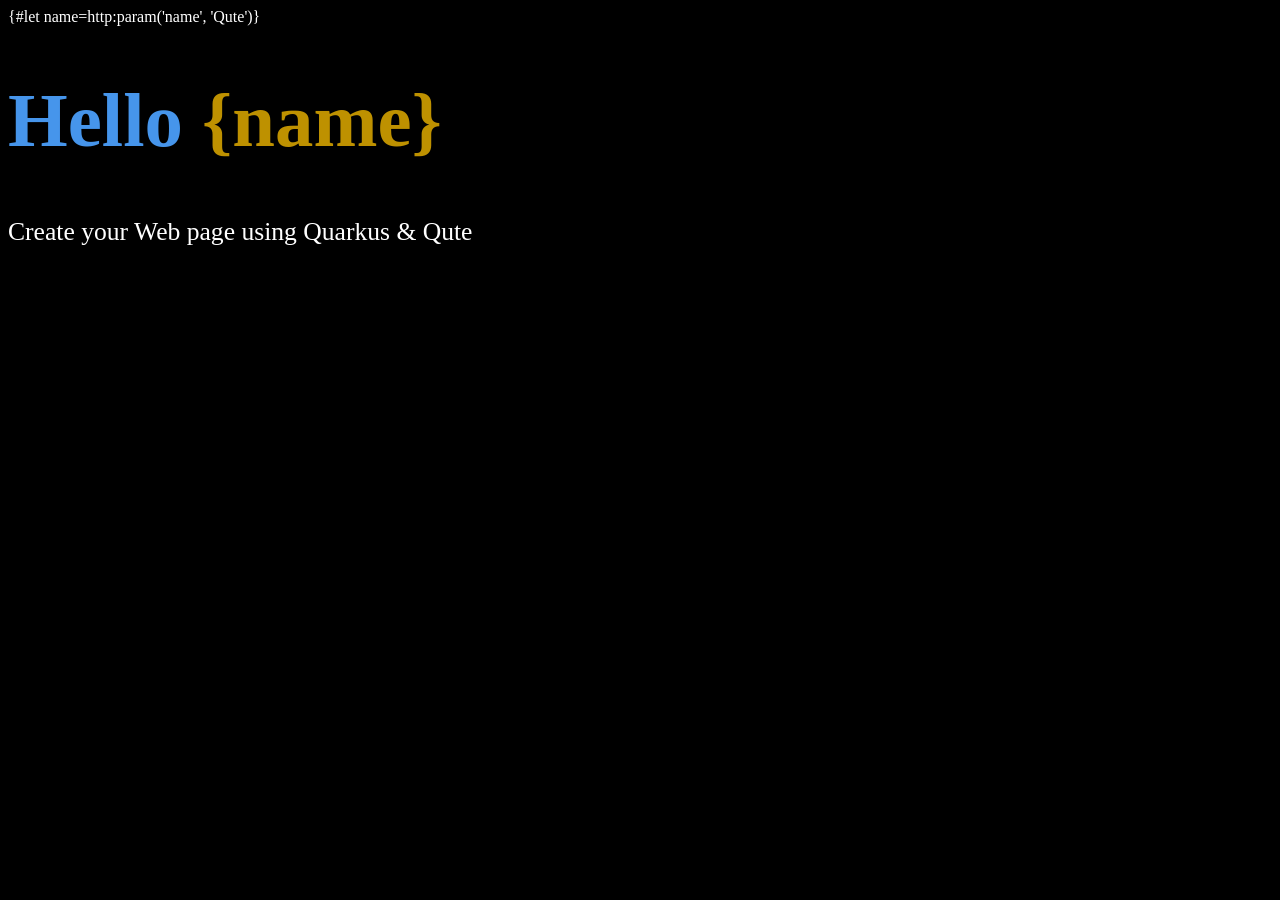
<file: src/main/resources/templates/pub/some-page.html>
{#let name=http:param('name', 'Qute')}
<!DOCTYPE html>
<html>
<head>
    <meta charset="UTF-8">
    <title>Hello {name}</title>
    <style>
        body {
            background-color: #000;
            color: #fff;
        }
        h1 {
            color: #4695EB;
            font-size: 6vw;
        }

        h1 b {
            color: #be9100;
        }

        p {
            font-size: 2vw;
        }
    </style>
</head>
<body>
<h1>Hello <b>{name}</b></h1>

<p>Create your Web page using Quarkus & Qute</p>
</body>
</html>
</file>
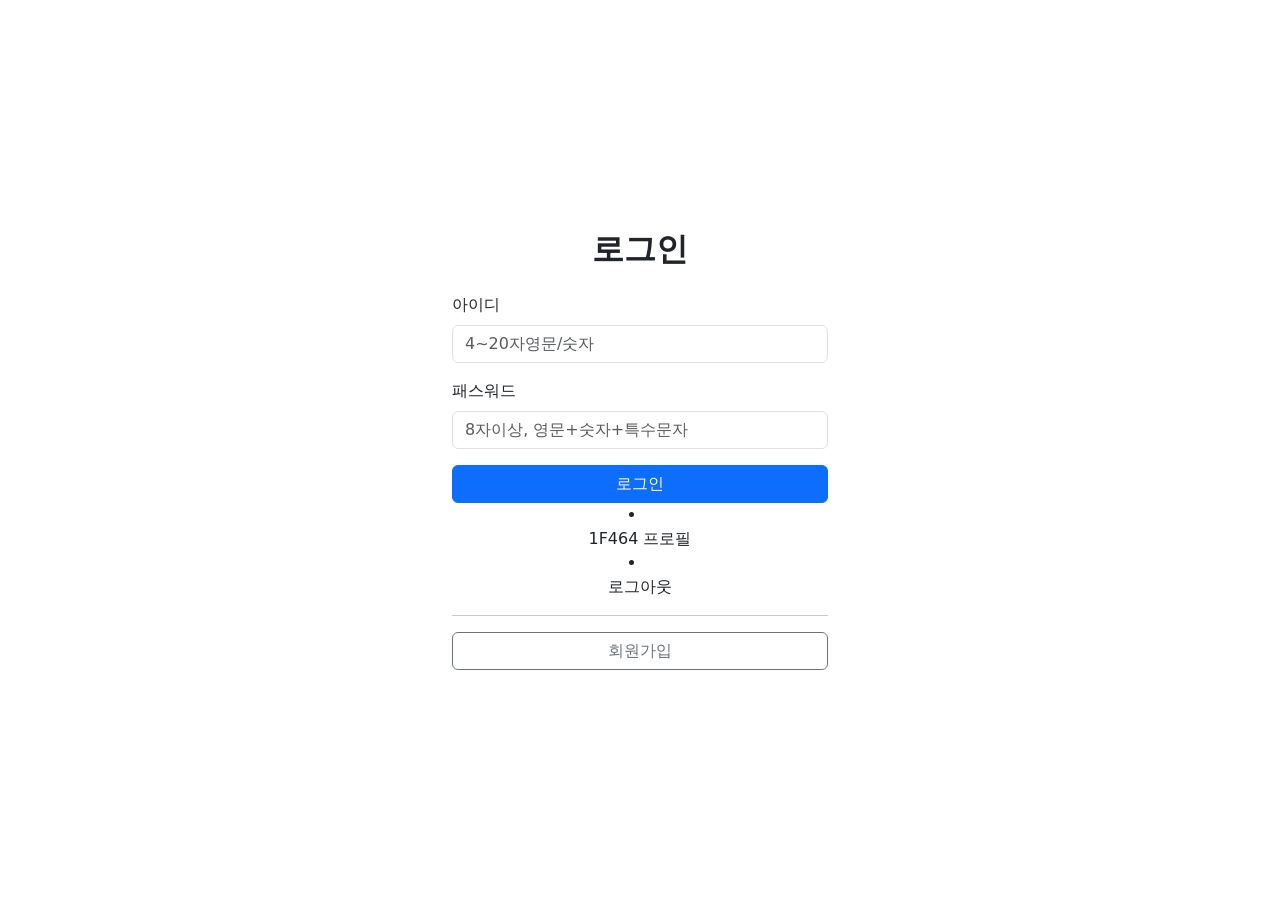
<file: src/main/resources/META-INF/resources/login/main_after_login.html>
<!doctype html>
<html lang="ko">
<head>
  <meta charset="utf-8">
  <meta name="viewport" content="width=device-width,initial-scale=1">
  <title>로그인 테스트</title>
  <link href="https://cdn.jsdelivr.net/npm/bootstrap@5.3.2/dist/css/bootstrap.min.css" rel="stylesheet">
  <style>
    .hero { min-height: 100vh; }
  </style>
</head>
<body>
<!기존index.html 디자인을재활용한다.-->
<section class="hero d-flex align-items-center
justify-content-center text-center py-5">
<div class="container" style="max-width: 400px;">
<h2 class="fw-bold mb-4">로그인</h2>
<form method="POST" action="/login_check" id="loginForm">
<div class="mb-3 text-start">
<label class="form-label">아이디</label>
<input type="text" class="form-control"
id="usernameInput" name="username" placeholder="4~20자영문/숫자"required>
<div class="invalid-feedback" id="usernameMsg"></div>
</div>
<div class="mb-3 text-start">
<label class="form-label">패스워드</label>
<input type="password" class="form-control"
id="passwordInput" placeholder="8자이상, 영문+숫자+특수문자"required>
<div class="invalid-feedback" id="passwordMsg"></div>
<input type="hidden" id="password" name="password">
</div>

        
<button type="button" onclick="validateAndLogin()"
class="btn btn-primary w-100">로그인</button>
<!-- 신규 추가-->
 <!--기존로그아웃버튼앞에추가-->
<li class="nav-item">
<a class="nav-link" href="/profile">
1F464 프로필
</a>
</li>
<li class="nav-item">
<a class="nav-link btn btn-outline-danger btn-sm px-3"
href="/logout">로그아웃</a>
</li>
<hr>
<a href="register.html"
class="btn btn-outline-secondary w-100">
회원가입
</a>
</form>
</div>
</section>
<script src="../js/input_check.js"></script>
<script src="../js/input_sha256.js"></script>
<script src="../js/login.js"></script>
</body>
</html>
</file>
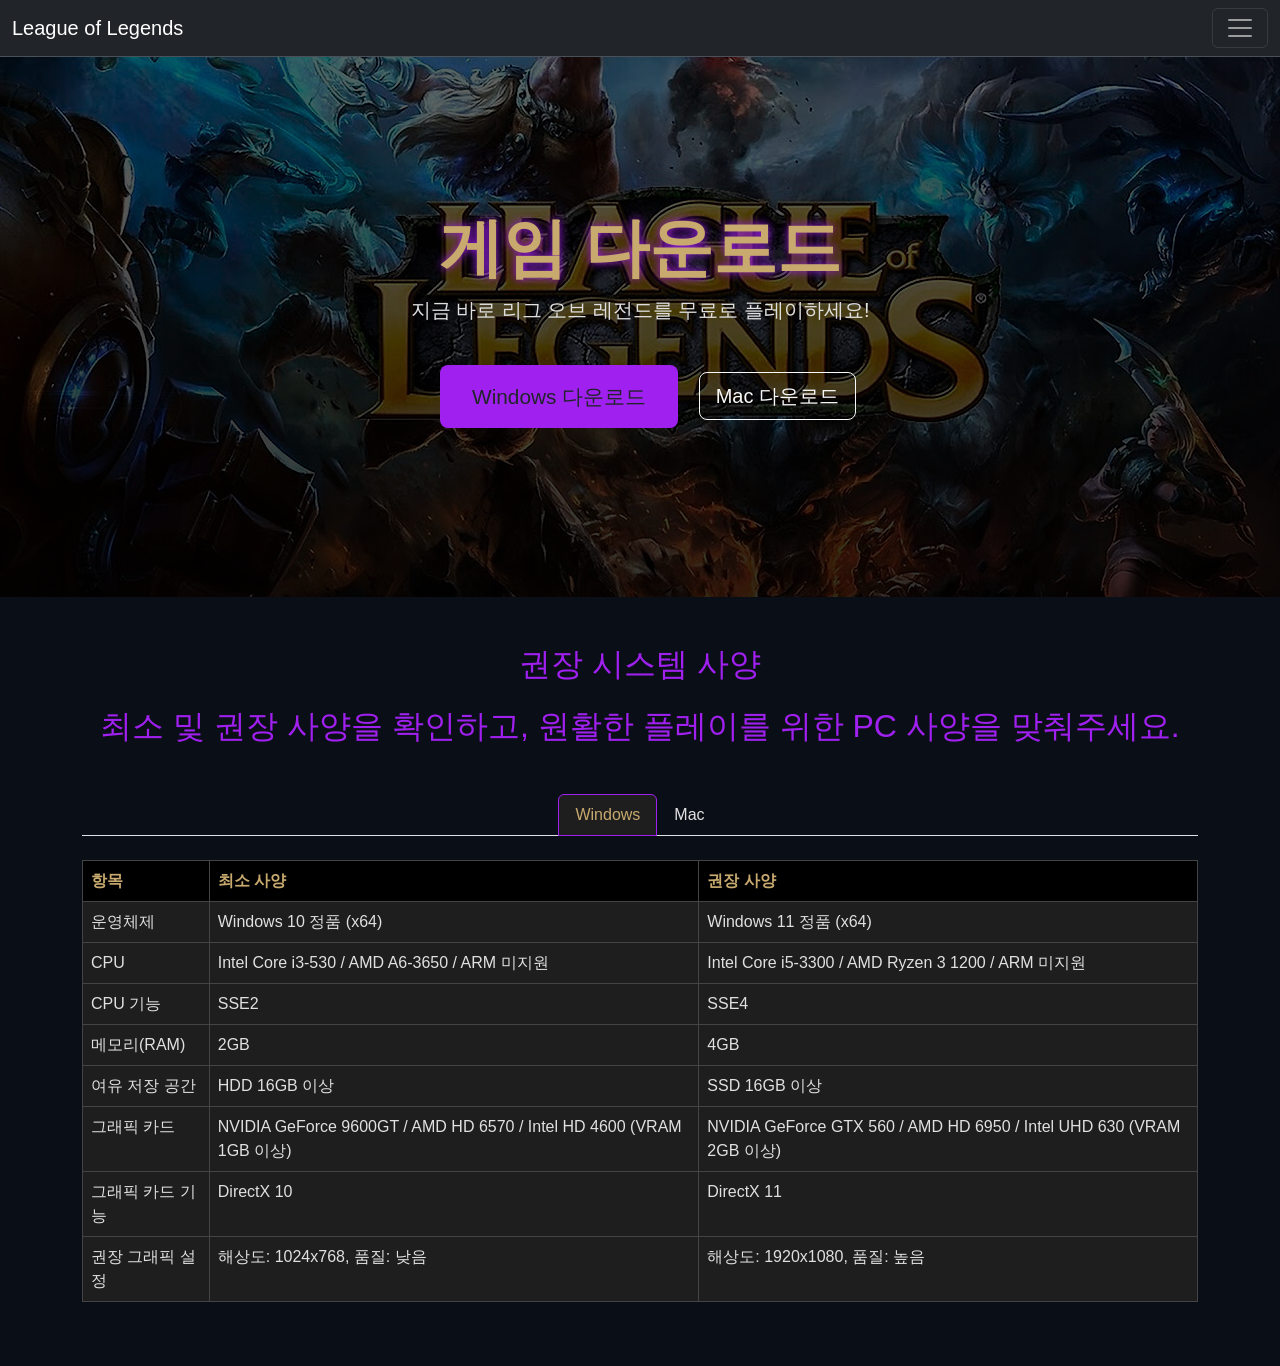
<file: src/main/resources/META-INF/resources/main_page_sub/download.html>
<!DOCTYPE html>
<html lang="ko">
<head>
    <meta charset="UTF-8">
    <meta name="viewport" content="width=device-width, initial-scale=1.0">
    <title>League of Legends - 메인 페이지</title>
    <!-- Bootstrap 5 CDN -->
    <link href="https://cdn.jsdelivr.net/npm/bootstrap@5.3.0/dist/css/bootstrap.min.css" rel="stylesheet">
    <script src="https://cdn.jsdelivr.net/npm/bootstrap@5.3.0/dist/js/bootstrap.bundle.min.js"></script>
    <!-- 커스텀 스타일 (LOL 테마 + 챔피언 호버 효과) -->
     
    <style>
        body { background-color: #0a0e17; color: #fff; font-family: 'Arial', sans-serif; }
        .navbar { background-color: #000; }
        .hero { background: linear-gradient(to bottom, #1e1e1e, #0a0e17); min-height: 60vh; }
        .accent-purple { color: #a020f0; }
        .accent-red { color: #ff0000; }
        .card { background-color: #1e1e1e; border: none; transition: transform 0.3s, box-shadow 0.3s; }
        .card:hover { transform: scale(1.05); box-shadow: 0 10px 20px rgba(160, 32, 240, 0.5); }
        .card-img-top { height: 200px; object-fit: cover; border-radius: 10px 10px 0 0; }
        .btn-primary { background-color: #a020f0; border: none; }
        .btn-primary:hover { background-color: #800080; }
        
    </style>
    <link rel="stylesheet" href="download.css">
</head>
<body>
 <!-- 헤더 (Navbar) -->
    <!-- <nav class="navbar navbar-expand-lg navbar-dark">
        <div class="container-fluid">
            <a class="navbar-brand" href="index.html">리그 오브 레전드</a>
            <button class="navbar-toggler" type="button" data-bs-toggle="collapse" data-bs-target="#navbarNav" aria-controls="navbarNav" aria-expanded="false" aria-label="Toggle navigation">
                <span class="navbar-toggler-icon"></span>
            </button>
            <div class="collapse navbar-collapse" id="navbarNav">
                <ul class="navbar-nav ms-auto">
                    <li class="nav-item"><a class="nav-link" href="#">뉴스</a></li>
                    <li class="nav-item"><a class="nav-link" href="#">챔피언</a></li>
                    <li class="nav-item"><a class="nav-link" href="main_page_sub">다운로드</a></li>
                    <li class="nav-item"><a class="nav-link" href="#">로그인</a></li>
                    <li class="nav-item"><a class="nav-link" href="https://www.leagueoflegends.com/ko-kr/" target="_blank">공식사이트</a></li>
                </ul>
            </div>
        </div>
    </nav> -->

    <nav class="navbar bg-dark border-bottom border-body " data-bs-theme="dark">
<div class="container-fluid">
  <a class="navbar-brand" href="#">League of Legends</a>
  <button class="navbar-toggler" type="button" data-bs-toggle="collapse" data-bs-target="#navbarSupportedContent" aria-controls="navbarSupportedContent" aria-expanded="false" aria-label="Toggle navigation">
    <span class="navbar-toggler-icon"></span>
  </button>
  <div class="collapse navbar-collapse" id="navbarSupportedContent">
    <ul class="navbar-nav me-auto mb-2 mb-lg-0">
      <li class="nav-item">
        <a class="nav-link active" aria-current="page" href="#">리그오브레전드</a>
      </li>
      <li class="nav-item">
        <a class="nav-link" href="#">메인화면</a>
      </li>
            <li class="nav-item">
        <a class="nav-link" href="#">뉴스</a>
      </li>
      <li class="nav-item">
        <a class="nav-link" href="main_page_sub/download.html">다운로드</a></li>
            <li class="nav-item dropdown">
        <a class="nav-link dropdown-toggle" href="#" role="button" data-bs-toggle="dropdown" aria-expanded="false">
          캐릭터
        </a>
        <ul class="dropdown-menu">
          <li><a class="dropdown-item" href="#" target="_blank">캐릭터</a></li>
          <li><a class="dropdown-item" href="#">Aatrox (탑)</a></li>
          <li><a class="dropdown-item" href="#">추적자</a></li>
          <li><a class="dropdown-item" href="#">Aatrox (탑)</a></li>
          <li><a class="dropdown-item" href="#">Aatrox (탑)</a></li>
          <li><hr class="dropdown-divider"></li>
          <li><a class="dropdown-item" href="#">Something else here</a></li>
        </ul>
      </li>
            <li class="nav-item">
        <a class="nav-link" href="#">로그인</a>
      </li>
      <li class="nav-item dropdown">
        <a class="nav-link dropdown-toggle" href="#" role="button" data-bs-toggle="dropdown" aria-expanded="false">
          외부사이트
        </a>
        <ul class="dropdown-menu">
          <li><a class="dropdown-item" href="https://www.leagueoflegends.com/ko-kr/" target="_blank">공식사이트</a></li>
          <li><a class="dropdown-item" href="#">Another action</a></li>
          <li><hr class="dropdown-divider"></li>
          <li><a class="dropdown-item" href="#">Something else here</a></li>
        </ul>
      </li>
    </ul>
    <form class="d-flex" role="search">
      <input class="form-control me-2" type="" placeholder="" aria-label="" />
      <button class="btn btn-outline-success" type="submit"> 검색</button>
    </form>
  </div>
</div>
</nav>

<!-- 히어로 배너 (공식 페이지스타일) -->
<section class="hero">
<div class="container">
<h1>게임 다운로드</h1>
<p class="lead mb-4">지금 바로 리그 오브 레전드를 무료로 플레이하세요!</p>
<a href="../pds/lol.exe" class="btn btn-download btn-lg" target="_blank">Windows 다운로드</a>
<a href="#" class="btn btn-outline-light btn-lg" target="_blank">Mac 다운로드</a>
</div>

</section>

<!-- 시스템 사양 섹션 -->
    <section class="container my-5">
        <h2 class="text-center mb-4 accent-purple">권장 시스템 사양</h2>
        <h2 class="text-center mb-5 accent-purple">최소 및 권장 사양을 확인하고, 원활한 플레이를 위한 PC 사양을 맞춰주세요.</h2>

        <!-- 탭: Windows / Mac (첨부 이미지처럼) -->
        <ul class="nav nav-tabs justify-content-center mb-4" id="osTabs" role="tablist">
            <li class="nav-item" role="presentation">
                <button class="nav-link active" id="windows-tab" data-bs-toggle="tab" data-bs-target="#windows" type="button" role="tab">Windows</button>
            </li>
            <li class="nav-item" role="presentation">
                <button class="nav-link" id="mac-tab" data-bs-toggle="tab" data-bs-target="#mac" type="button" role="tab">Mac</button>
            </li>
        </ul>

        <div class="tab-content">
            <!-- Windows 탭 -->
            <div class="tab-pane fade show active" id="windows" role="tabpanel">
                <div class="table-responsive">
                    <table class="table table-bordered table-hover">
                        <thead>
                            <tr>
                                <th>항목</th>
                                <th>최소 사양</th>
                                <th>권장 사양</th>
                            </tr>
                        </thead>
                        <tbody>
                            <tr><td>운영체제</td><td>Windows 10 정품 (x64)</td><td>Windows 11 정품 (x64)</td></tr>
                            <tr><td>CPU</td><td>Intel Core i3-530 / AMD A6-3650 / ARM 미지원</td><td>Intel Core i5-3300 / AMD Ryzen 3 1200 / ARM 미지원</td></tr>
                            <tr><td>CPU 기능</td><td>SSE2</td><td>SSE4</td></tr>
                            <tr><td>메모리(RAM)</td><td>2GB</td><td>4GB</td></tr>
                            <tr><td>여유 저장 공간</td><td>HDD 16GB 이상</td><td>SSD 16GB 이상</td></tr>
                            <tr><td>그래픽 카드</td><td>NVIDIA GeForce 9600GT / AMD HD 6570 / Intel HD 4600 (VRAM 1GB 이상)</td><td>NVIDIA GeForce GTX 560 / AMD HD 6950 / Intel UHD 630 (VRAM 2GB 이상)</td></tr>
                            <tr><td>그래픽 카드 기능</td><td>DirectX 10</td><td>DirectX 11</td></tr>
                            <tr><td>권장 그래픽 설정</td><td>해상도: 1024x768, 품질: 낮음</td><td>해상도: 1920x1080, 품질: 높음</td></tr>
                        </tbody>
                    </table>
                </div>
            </div>

            <!-- Mac 탭 (실제 사양 기반, 간단히 예시) -->
            <div class="tab-pane fade" id="mac" role="tabpanel">
                <div class="table-responsive">
                    <table class="table table-bordered table-hover">
                        <thead>
                            <tr>
                                <th>항목</th>
                                <th>최소 사양</th>
                                <th>권장 사양</th>
                            </tr>
                        </thead>
                        <tbody>
                            <tr><td>운영체제</td><td>macOS 10.15 이상</td><td>macOS 13 Ventura 이상</td></tr>
                            <tr><td>CPU</td><td>Intel Core i5 또는 Apple M1</td><td>Apple M2 이상</td></tr>
                            <tr><td>메모리(RAM)</td><td>4GB</td><td>8GB 이상</td></tr>
                            <tr><td>여유 저장 공간</td><td>SSD 16GB 이상</td><td>SSD 30GB 이상</td></tr>
                            <tr><td>그래픽</td><td>Metal 지원 GPU</td><td>Metal 2 지원 GPU</td></tr>
                        </tbody>
                    </table>
                </div>
            </div>
        </div>
    </section>

   
</body>
</html>
</file>
<file: src/main/resources/META-INF/resources/main_page_sub/download.css>
body { 
    background-color: #0a0e17; 
    color: #e0e0e0; 
    font-family: 'Segoe UI', Arial, sans-serif; 
}

.hero {
    background: linear-gradient(rgba(0,0,0,0.6), rgba(0,0,0,0.8)), 
                url('../images/롤 배너.png') center/cover no-repeat;
    min-height: 60vh;
    display: flex;
    align-items: center;
    justify-content: center;
    text-align: center;
    padding: 2rem;
}

.hero h1 { 
    font-size: 4rem; 
    font-weight: bold; 
    color: #c8aa6e;          /* LOL 골드 톤 */
    text-shadow: 0 0 10px #a020f0;
}

.btn-download {
    background-color: #a020f0;
    border: none;
    font-size: 1.3rem;
    padding: 1rem 2rem;
    margin: 1rem;
}

.btn-download:hover { 
    background-color: #800080; 
}

.nav-tabs .nav-link { 
    color: #e0e0e0; 
}

.nav-tabs .nav-link.active { 
    background-color: #1e1e1e; 
    color: #c8aa6e; 
    border-color: #a020f0; 
}

.table { 
    --bs-table-bg: #1e1e1e; 
    --bs-table-color: #e0e0e0; 
    --bs-table-border-color: #444;
}

.table th { 
    background-color: #000; 
    color: #c8aa6e; 
}

.card { 
    background-color: #1e1e1e; 
    border: 1px solid #444; 
}

.accent-purple { 
    color: #a020f0; 
}
</file>
